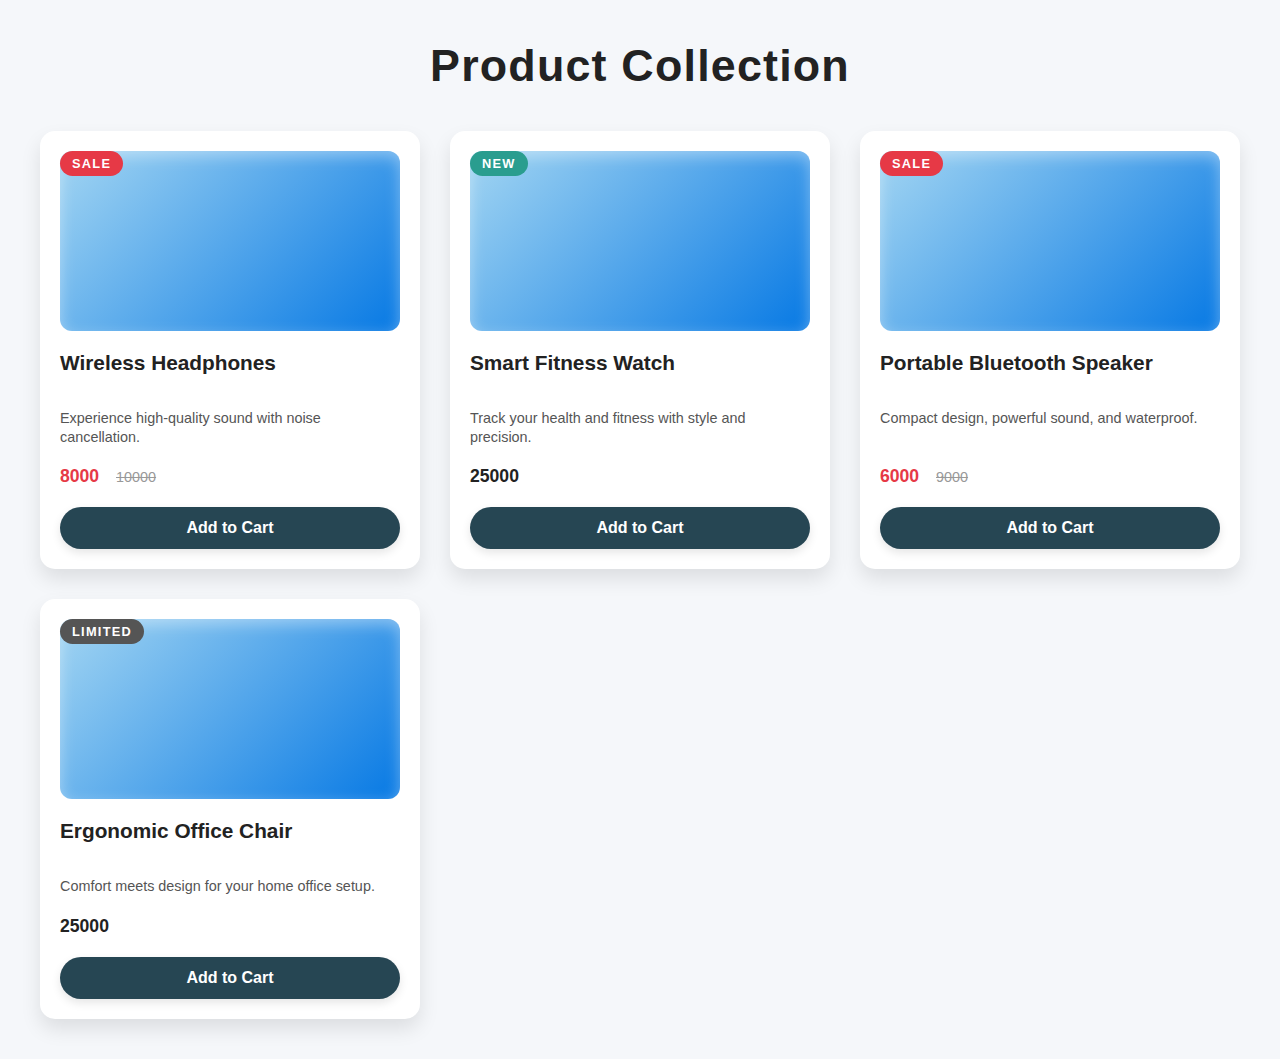
<file: Website 10A/index.html>
<!DOCTYPE html>
<html lang="en">
<head>
<meta charset="UTF-8" />
<meta name="viewport" content="width=device-width, initial-scale=1" />
<title>Product Card Grid</title>
<link rel="stylesheet" href="style.css" />
</head>
<body>
  <header class="header">
    <h1>Product Collection</h1>
  </header>

  <section class="product-grid">
    <article class="product-card">
      <div class="badge sale">Sale</div>
      <div class="product-image"></div>
      <h3 class="product-title">Wireless Headphones</h3>
      <p class="product-desc">Experience high-quality sound with noise cancellation.</p>
      <div class="price-wrapper">
        <span class="price discounted">8000</span>
        <span class="price original">10000</span>
      </div>
      <button class="btn-cart">Add to Cart</button>
    </article>

    <article class="product-card">
      <div class="badge new">New</div>
      <div class="product-image"></div>
      <h3 class="product-title">Smart Fitness Watch</h3>
      <p class="product-desc">Track your health and fitness with style and precision.</p>
      <div class="price-wrapper">
        <span class="price">25000</span>
      </div>
      <button class="btn-cart">Add to Cart</button>
    </article>

    <article class="product-card">
      <div class="badge sale">Sale</div>
      <div class="product-image"></div>
      <h3 class="product-title">Portable Bluetooth Speaker</h3>
      <p class="product-desc">Compact design, powerful sound, and waterproof.</p>
      <div class="price-wrapper">
        <span class="price discounted">6000</span>
        <span class="price original">9000</span>
      </div>
      <button class="btn-cart">Add to Cart</button>
    </article>

    <article class="product-card">
      <div class="badge">Limited</div>
      <div class="product-image"></div>
      <h3 class="product-title">Ergonomic Office Chair</h3>
      <p class="product-desc">Comfort meets design for your home office setup.</p>
      <div class="price-wrapper">
        <span class="price">25000</span>
      </div>
      <button class="btn-cart">Add to Cart</button>
    </article>
  </section>
</body>
</html>
</file>
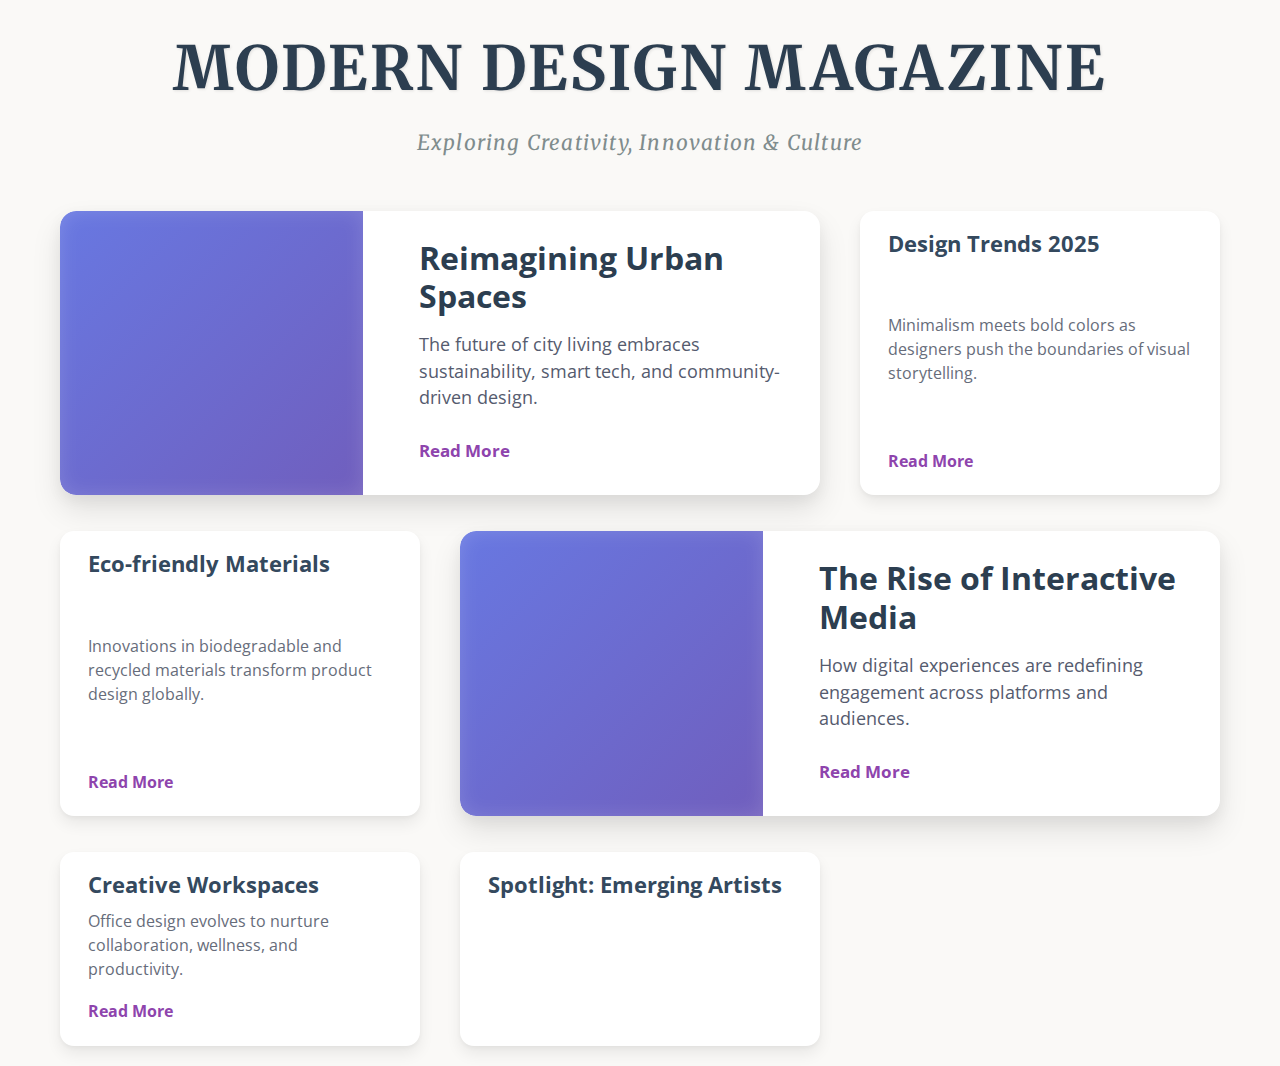
<file: Website 11A/index.html>
<!DOCTYPE html>
<html lang="en">
<head>
  <meta charset="UTF-8" />
  <meta name="viewport" content="width=device-width, initial-scale=1" />
  <title>Stylish Magazine Layout</title>
  <link rel="stylesheet" href="style.css" />
  <link href="https://fonts.googleapis.com/css2?family=Merriweather:wght@700&family=Open+Sans&display=swap" rel="stylesheet" />
</head>
<body>
  <header>
    <h1>Modern Design Magazine</h1>
    <p>Exploring Creativity, Innovation & Culture</p>
  </header>

  <main class="grid-container">
    <article class="feature">
      <div class="image"></div>
      <div class="content">
        <h2>Reimagining Urban Spaces</h2>
        <p>The future of city living embraces sustainability, smart tech, and community-driven design.</p>
        <a href="#">Read More</a>
      </div>
    </article>

    <article class="news">
      <h3>Design Trends 2025</h3>
      <p>Minimalism meets bold colors as designers push the boundaries of visual storytelling.</p>
      <a href="#">Read More</a>
    </article>

    <article class="news">
      <h3>Eco-friendly Materials</h3>
      <p>Innovations in biodegradable and recycled materials transform product design globally.</p>
      <a href="#">Read More</a>
    </article>

    <article class="feature">
      <div class="image"></div>
      <div class="content">
        <h2>The Rise of Interactive Media</h2>
        <p>How digital experiences are redefining engagement across platforms and audiences.</p>
        <a href="#">Read More</a>
      </div>
    </article>

    <article class="news">
      <h3>Creative Workspaces</h3>
      <p>Office design evolves to nurture collaboration, wellness, and productivity.</p>
      <a href="#">Read More</a>
    </article>

    <article class="news">
      <h3>Spotlight: Emerging Artists</h3>
      <p
</file>
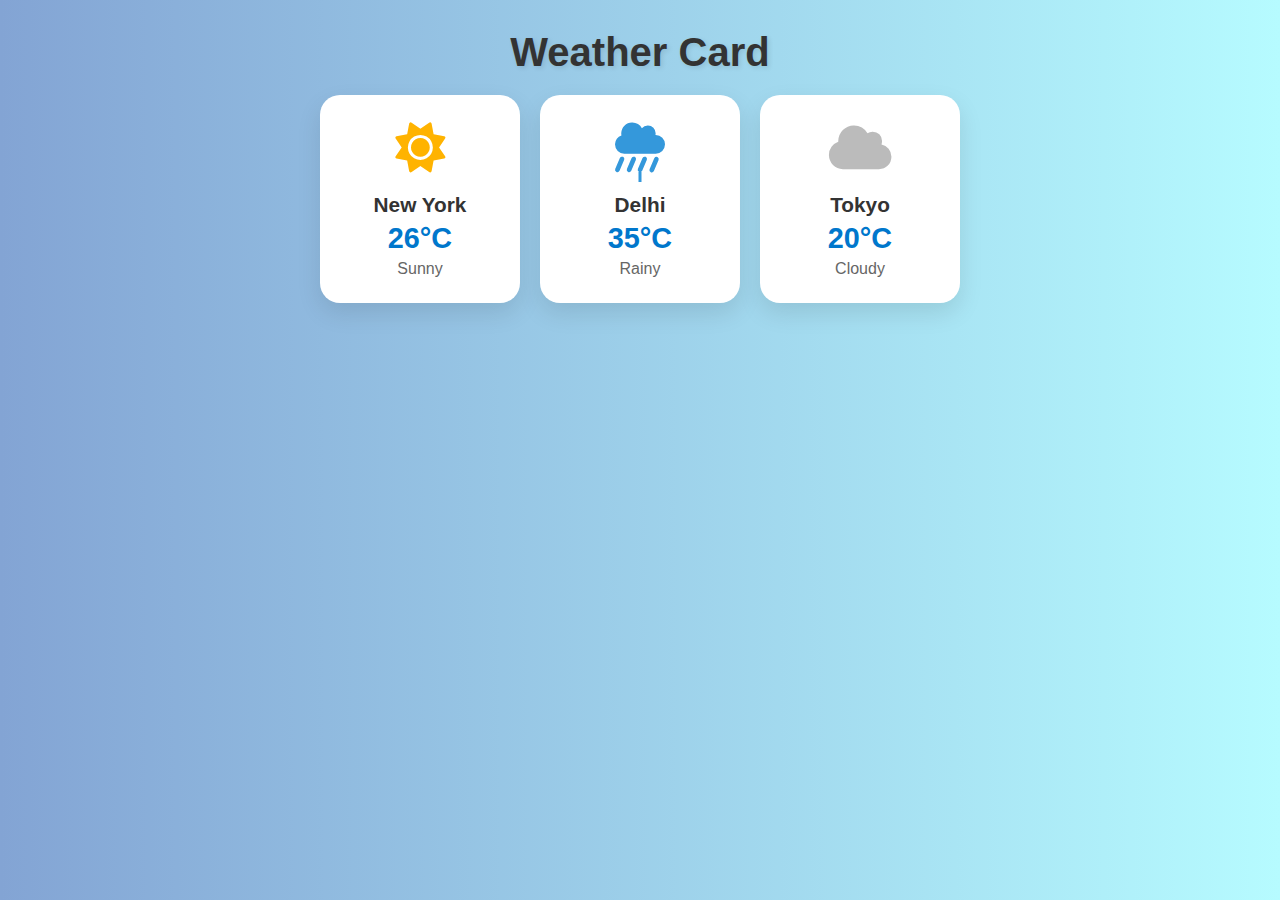
<file: Website 1A/index.html>
<!DOCTYPE html>
<html lang="en">
<head>
<meta charset="UTF-8" />
<meta name="viewport" content="width=device-width, initial-scale=1" />
<title>Weather Cards</title>
<link rel="stylesheet" href="style.css" />
<link
  rel="stylesheet"
  href="https://cdnjs.cloudflare.com/ajax/libs/font-awesome/6.5.0/css/all.min.css"
/>
</head>
<body>

<h1 class="main-heading">Weather Card</h1>

<div class="weather-container">
  <div class="weather-card sunny">
    <div class="weather-icon sun">
      <i class="fas fa-sun"></i>
    </div>
    <div class="weather-info">
      <h2 class="city">New York</h2>
      <p class="temperature">26°C</p>
      <p class="description">Sunny</p>
    </div>
  </div>

  <div class="weather-card rainy">
    <div class="weather-icon rain">
      <i class="fas fa-cloud-showers-heavy"></i>
    </div>
    <div class="weather-info">
      <h2 class="city">Delhi</h2>
      <p class="temperature">35°C</p>
      <p class="description">Rainy</p>
    </div>
  </div>

  <div class="weather-card cloudy">
    <div class="weather-icon clouds">
      <i class="fas fa-cloud"></i>
    </div>
    <div class="weather-info">
      <h2 class="city">Tokyo</h2>
      <p class="temperature">20°C</p>
      <p class="description">Cloudy</p>
    </div>
  </div>
</div>

</body>
</html>
</file>
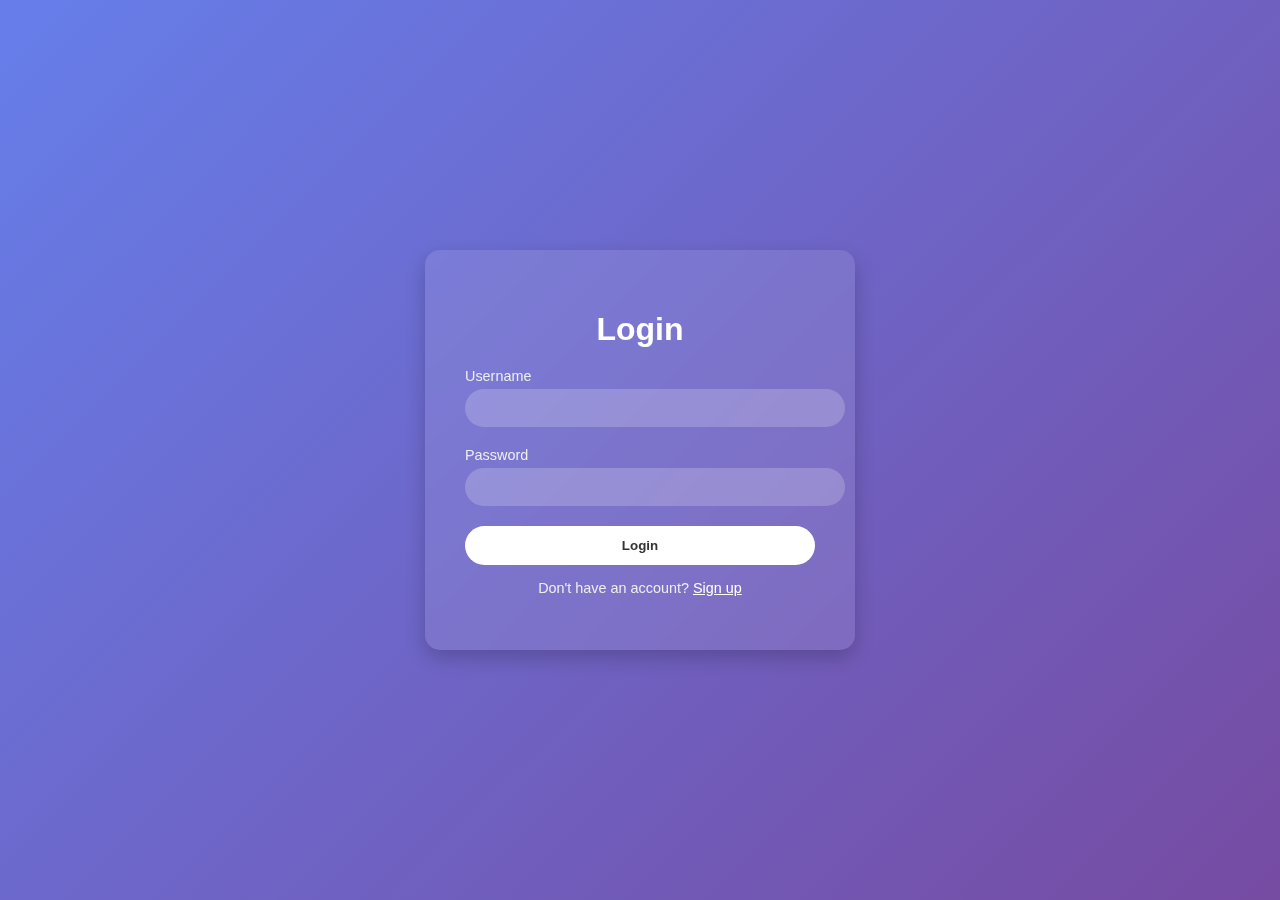
<file: Website 2A/index.html>
<!DOCTYPE html>
<html lang="en">
<head>
<meta charset="UTF-8" />
<meta name="viewport" content="width=device-width, initial-scale=1.0" />
<title>Login / Sign-Up Form</title>
<link rel="stylesheet" href="style.css" />
</head>
<body>

<div class="container">
  <form class="login-form">
    <h1>Login</h1>
    <div class="input-group">
      <label for="username">Username</label>
      <input type="text" id="username" required>
    </div>
    <div class="input-group">
      <label for="password">Password</label>
      <input type="password" id="password" required>
    </div>
    <button type="submit">Login</button>
    <p>Don't have an account? <a href="#">Sign up</a></p>
  </form>
</div>

</body>
</html>
</file>
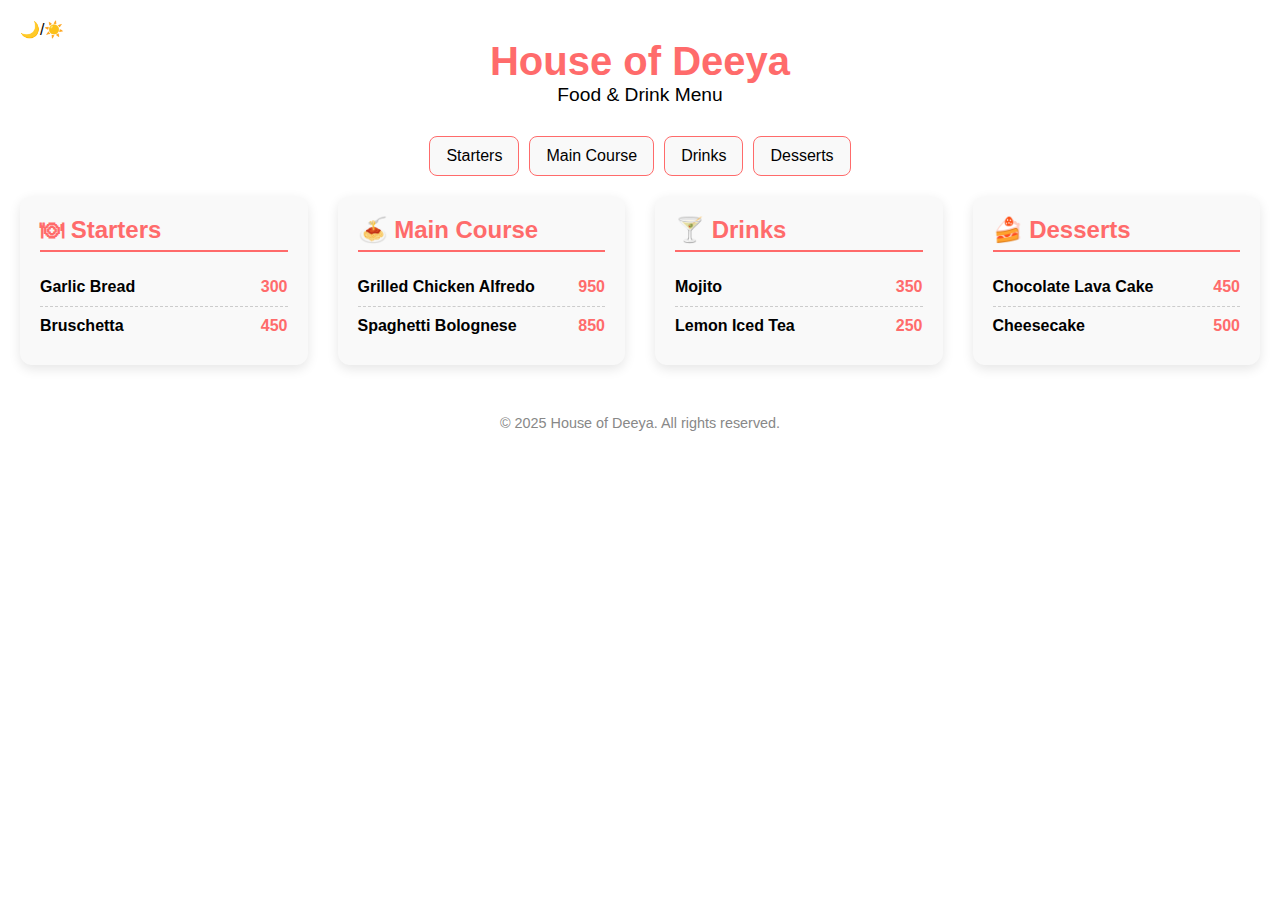
<file: Website 3A/index.html>
<!DOCTYPE html>
<html lang="en">
<head>
  <meta charset="UTF-8" />
  <meta name="viewport" content="width=device-width, initial-scale=1.0"/>
  <title>House of Deeya</title>
  <link rel="stylesheet" href="style.css" />
</head>
<body>

  <input type="checkbox" id="toggle-mode" hidden />
  <label for="toggle-mode" class="mode-toggle">🌙/☀️</label>

  <header>
    <h1>House of Deeya</h1>
    <p>Food & Drink Menu</p>
  </header>

  <nav class="category-tabs">
    <span class="tab">Starters</span>
    <span class="tab">Main Course</span>
    <span class="tab">Drinks</span>
    <span class="tab">Desserts</span>
  </nav>

  <section class="menu">
    <div class="menu-category">
      <h2>🍽 Starters</h2>
      <div class="item">
        <h4>Garlic Bread</h4>
        <p>300</p>
      </div>
      <div class="item">
        <h4>Bruschetta</h4>
        <p>450</p>
      </div>
    </div>

    <div class="menu-category">
      <h2>🍝 Main Course</h2>
      <div class="item">
        <h4>Grilled Chicken Alfredo</h4>
        <p>950</p>
      </div>
      <div class="item">
        <h4>Spaghetti Bolognese</h4>
        <p>850</p>
      </div>
    </div>

    <div class="menu-category">
      <h2>🍸 Drinks</h2>
      <div class="item">
        <h4>Mojito</h4>
        <p>350</p>
      </div>
      <div class="item">
        <h4>Lemon Iced Tea</h4>
        <p>250</p>
      </div>
    </div>

    <div class="menu-category">
      <h2>🍰 Desserts</h2>
      <div class="item">
        <h4>Chocolate Lava Cake</h4>
        <p>450</p>
      </div>
      <div class="item">
        <h4>Cheesecake</h4>
        <p>500</p>
      </div>
    </div>
  </section>

  <footer>
    <p>© 2025 House of Deeya. All rights reserved.</p>
  </footer>

</body>
</html>
</file>
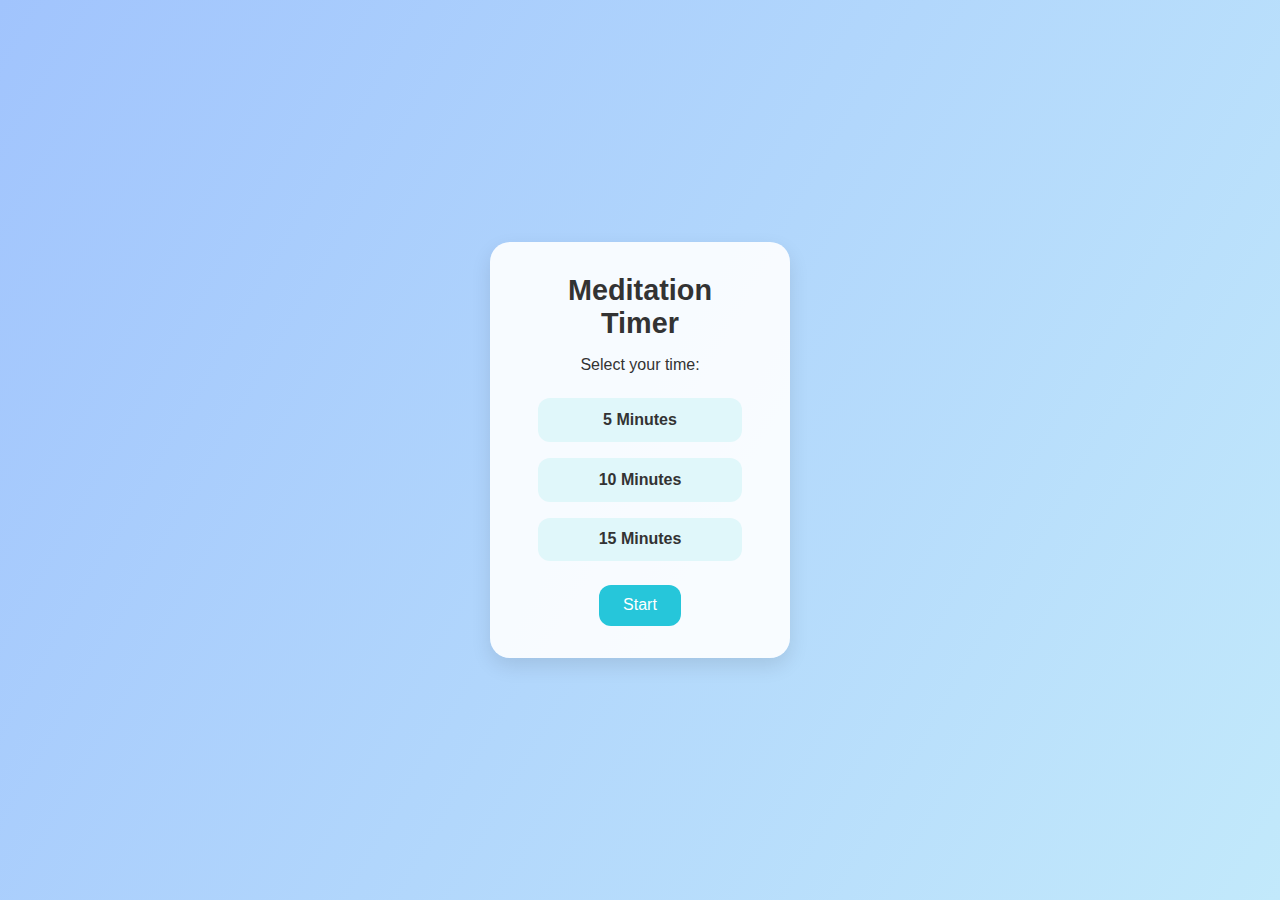
<file: Website 4A/index.html>
<!DOCTYPE html>
<html lang="en">
<head>
  <meta charset="UTF-8" />
  <meta name="viewport" content="width=device-width, initial-scale=1.0"/>
  <title>Meditation Timer</title>
  <link rel="stylesheet" href="style.css" />
</head>
<body>
  <div class="container">
    <h1>Meditation Timer</h1>
    <p>Select your time:</p>
    <form class="timer-options">
      <label>
        <input type="radio" name="time" />
        <span>5 Minutes</span>
      </label>
      <label>
        <input type="radio" name="time" />
        <span>10 Minutes</span>
      </label>
      <label>
        <input type="radio" name="time" />
        <span>15 Minutes</span>
      </label>
    </form>
    <button class="start-btn">Start</button>
  </div>
</body>
</html>
</file>
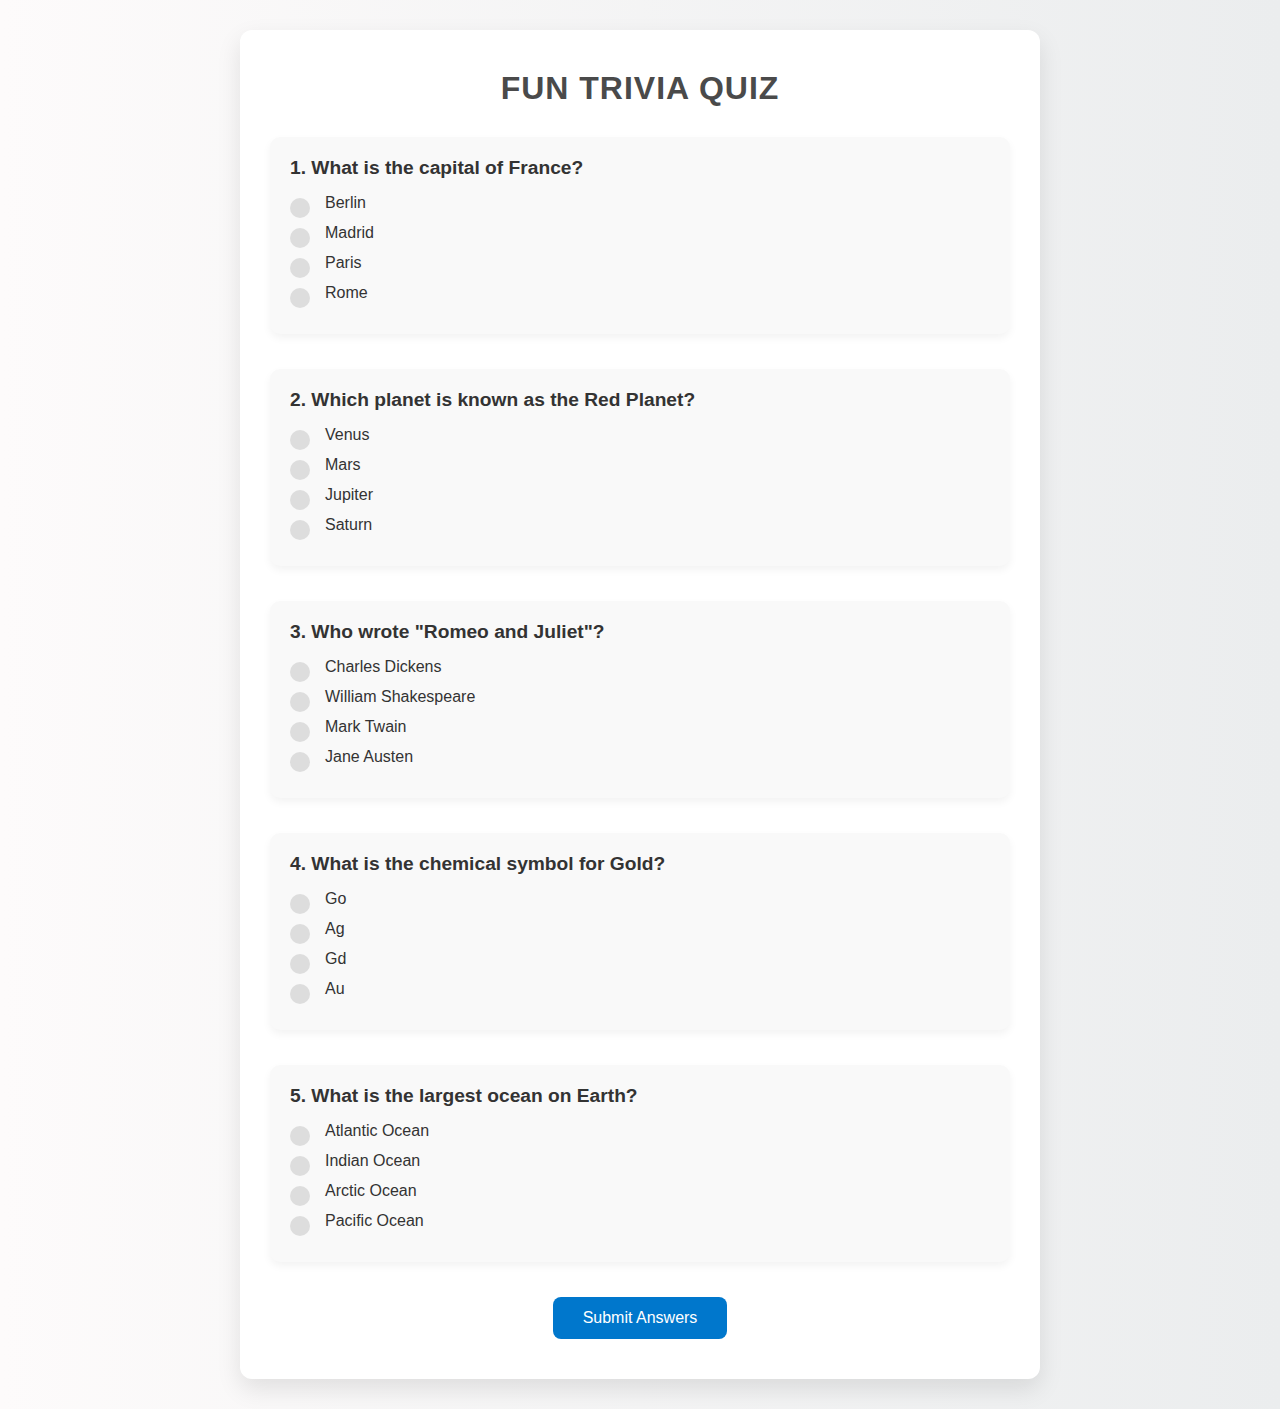
<file: Website 5A/index.html>
<!DOCTYPE html>
<html lang="en">
<head>
  <meta charset="UTF-8" />
  <meta name="viewport" content="width=device-width, initial-scale=1" />
  <title>Creative Multi-Question Quiz UI</title>
  <link rel="stylesheet" href="style.css" />
</head>
<body>
  <div class="quiz-container">
    <h1 class="quiz-title">Fun Trivia Quiz</h1>

    <form class="quiz-form">
      
      <div class="question-card">
        <h2>1. What is the capital of France?</h2>
        <label class="option">
          <input type="radio" name="q1" value="a" />
          <span class="custom-radio"></span>
          Berlin
        </label>
        <label class="option">
          <input type="radio" name="q1" value="b" />
          <span class="custom-radio"></span>
          Madrid
        </label>
        <label class="option">
          <input type="radio" name="q1" value="c" />
          <span class="custom-radio"></span>
          Paris
        </label>
        <label class="option">
          <input type="radio" name="q1" value="d" />
          <span class="custom-radio"></span>
          Rome
        </label>
      </div>

      <div class="question-card">
        <h2>2. Which planet is known as the Red Planet?</h2>
        <label class="option">
          <input type="radio" name="q2" value="a" />
          <span class="custom-radio"></span>
          Venus
        </label>
        <label class="option">
          <input type="radio" name="q2" value="b" />
          <span class="custom-radio"></span>
          Mars
        </label>
        <label class="option">
          <input type="radio" name="q2" value="c" />
          <span class="custom-radio"></span>
          Jupiter
        </label>
        <label class="option">
          <input type="radio" name="q2" value="d" />
          <span class="custom-radio"></span>
          Saturn
        </label>
      </div>

      <div class="question-card">
        <h2>3. Who wrote "Romeo and Juliet"?</h2>
        <label class="option">
          <input type="radio" name="q3" value="a" />
          <span class="custom-radio"></span>
          Charles Dickens
        </label>
        <label class="option">
          <input type="radio" name="q3" value="b" />
          <span class="custom-radio"></span>
          William Shakespeare
        </label>
        <label class="option">
          <input type="radio" name="q3" value="c" />
          <span class="custom-radio"></span>
          Mark Twain
        </label>
        <label class="option">
          <input type="radio" name="q3" value="d" />
          <span class="custom-radio"></span>
          Jane Austen
        </label>
      </div>

      <div class="question-card">
        <h2>4. What is the chemical symbol for Gold?</h2>
        <label class="option">
          <input type="radio" name="q4" value="a" />
          <span class="custom-radio"></span>
          Go
        </label>
        <label class="option">
          <input type="radio" name="q4" value="b" />
          <span class="custom-radio"></span>
          Ag
        </label>
        <label class="option">
          <input type="radio" name="q4" value="c" />
          <span class="custom-radio"></span>
          Gd
        </label>
        <label class="option">
          <input type="radio" name="q4" value="d" />
          <span class="custom-radio"></span>
          Au
        </label>
      </div>

      <div class="question-card">
        <h2>5. What is the largest ocean on Earth?</h2>
        <label class="option">
          <input type="radio" name="q5" value="a" />
          <span class="custom-radio"></span>
          Atlantic Ocean
        </label>
        <label class="option">
          <input type="radio" name="q5" value="b" />
          <span class="custom-radio"></span>
          Indian Ocean
        </label>
        <label class="option">
          <input type="radio" name="q5" value="c" />
          <span class="custom-radio"></span>
          Arctic Ocean
        </label>
        <label class="option">
          <input type="radio" name="q5" value="d" />
          <span class="custom-radio"></span>
          Pacific Ocean
        </label>
      </div>

      <button type="submit" class="submit-btn">Submit Answers</button>
    </form>
  </div>
</body>
</html>
</file>
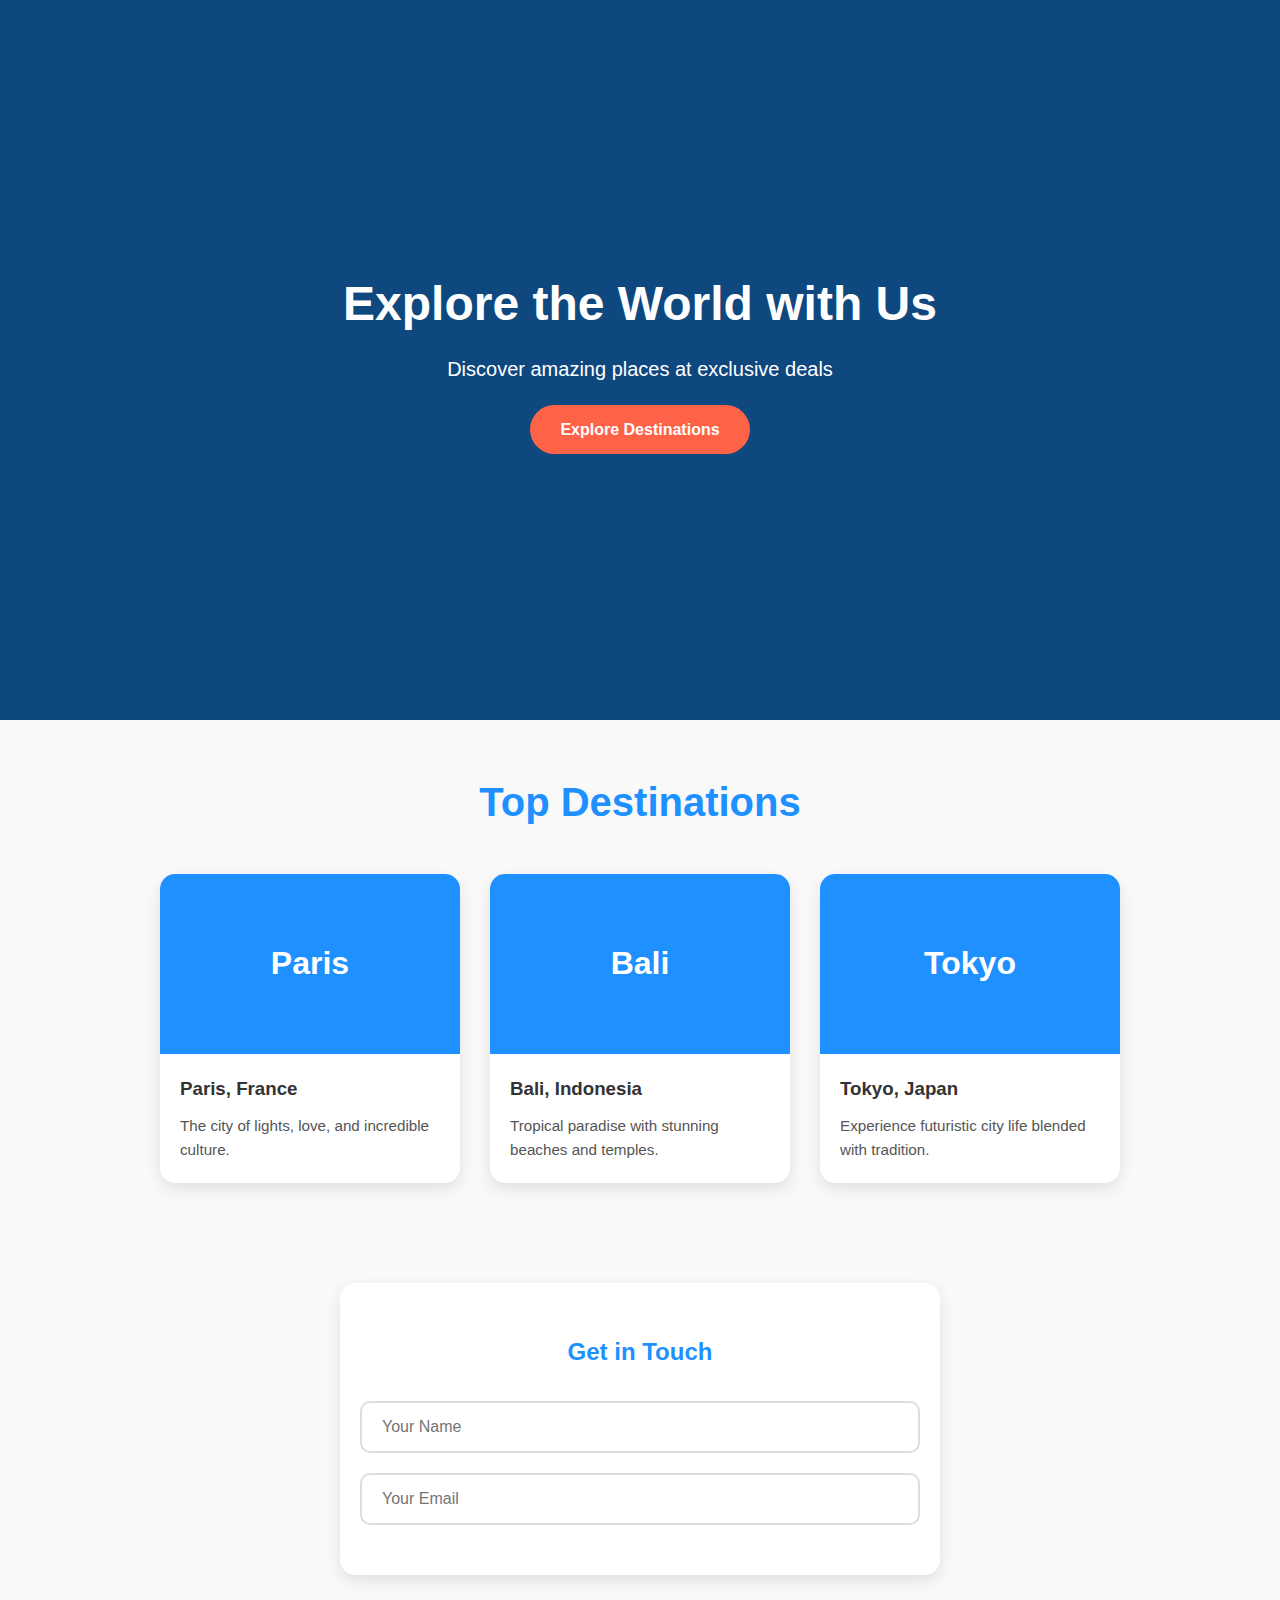
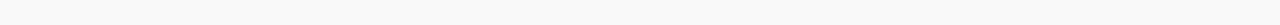
<file: Website 6A/index.html>
<!DOCTYPE html>
<html lang="en">
<head>
  <meta charset="UTF-8" />
  <meta name="viewport" content="width=device-width, initial-scale=1" />
  <title>Travel Explorer</title>
  <link rel="stylesheet" href="style.css" />
</head>
<body>

  <header class="hero">
    <div class="overlay">
      <h1>Explore the World with Us</h1>
      <p>Discover amazing places at exclusive deals</p>
      <a href="#destinations" class="btn">Explore Destinations</a>
    </div>
  </header>

  <section id="destinations" class="destinations">
    <h2>Top Destinations</h2>
    <div class="cards">
      <div class="card">
        <div class="card-img placeholder">Paris</div>
        <div class="card-content">
          <h3>Paris, France</h3>
          <p>The city of lights, love, and incredible culture.</p>
        </div>
      </div>
      <div class="card">
        <div class="card-img placeholder">Bali</div>
        <div class="card-content">
          <h3>Bali, Indonesia</h3>
          <p>Tropical paradise with stunning beaches and temples.</p>
        </div>
      </div>
      <div class="card">
        <div class="card-img placeholder">Tokyo</div>
        <div class="card-content">
          <h3>Tokyo, Japan</h3>
          <p>Experience futuristic city life blended with tradition.</p>
        </div>
      </div>
    </div>
  </section>

  <section id="contact" class="contact">
    <h2>Get in Touch</h2>
    <form>
      <input type="text" placeholder="Your Name" required />
      <input type="email" placeholder="Your Email" required />
      <textarea placeho
</file>
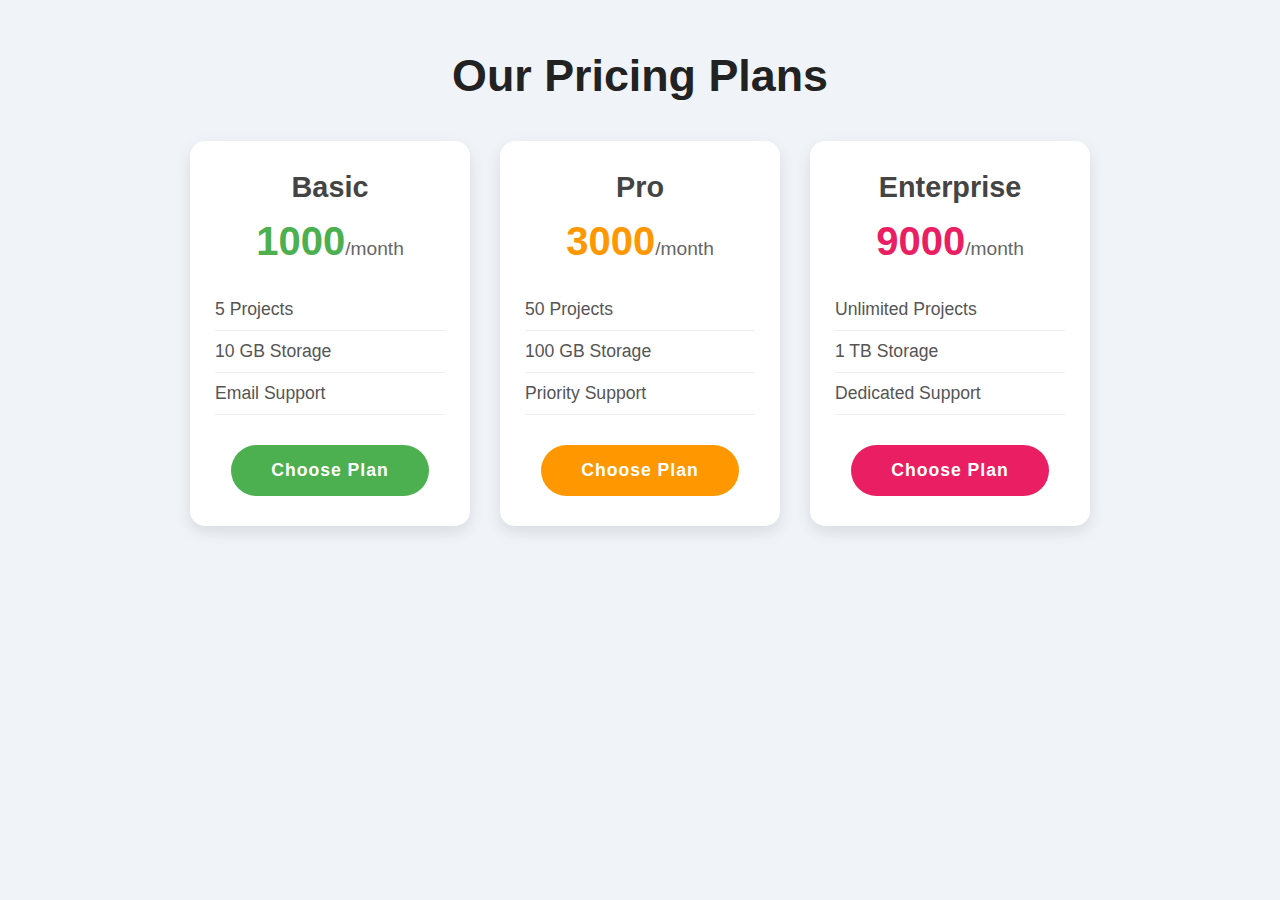
<file: Website 7A/index.html>
<!DOCTYPE html>
<html lang="en">
<head>
  <meta charset="UTF-8" />
  <meta name="viewport" content="width=device-width, initial-scale=1" />
  <title>Animated Pricing Cards</title>
  <link rel="stylesheet" href="style.css" />
</head>
<body>

  <section class="pricing-section">
    <h1 class="section-title">Our Pricing Plans</h1>
    <div class="pricing-cards">

      <div class="card basic">
        <h2 class="card-title">Basic</h2>
        <p class="price">1000<span>/month</span></p>
        <ul class="features">
          <li>5 Projects</li>
          <li>10 GB Storage</li>
          <li>Email Support</li>
        </ul>
        <button class="btn">Choose Plan</button>
      </div>

      <div class="card pro">
        <h2 class="card-title">Pro</h2>
        <p class="price">3000<span>/month</span></p>
        <ul class="features">
          <li>50 Projects</li>
          <li>100 GB Storage</li>
          <li>Priority Support</li>
        </ul>
        <button class="btn">Choose Plan</button>
      </div>

      <div class="card enterprise">
        <h2 class="card-title">Enterprise</h2>
        <p class="price">9000<span>/month</span></p>
        <ul class="features">
          <li>Unlimited Projects</li>
          <li>1 TB Storage</li>
          <li>Dedicated Support</li>
        </ul>
        <button class="btn">Choose Plan</button>
      </div>

    </div>
  </section>

</body>
</html>
</file>
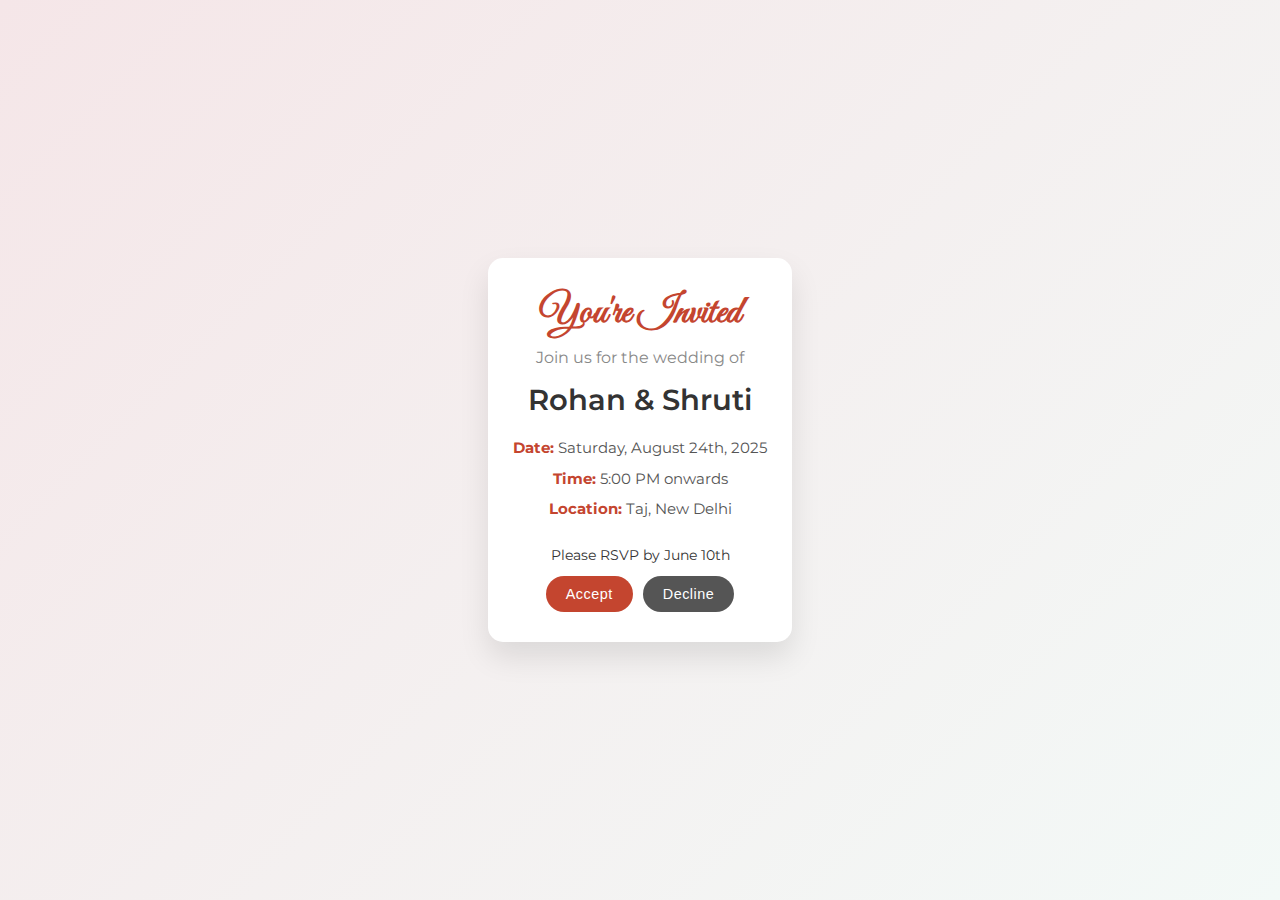
<file: Website 9A/index.html>
<!DOCTYPE html>
<html lang="en">
<head>
<meta charset="UTF-8" />
<meta name="viewport" content="width=device-width, initial-scale=1.0" />
<title>Elegant Event Invitation</title>
<link href="https://fonts.googleapis.com/css2?family=Great+Vibes&family=Montserrat:wght@400;600&display=swap" rel="stylesheet" />
<link rel="stylesheet" href="style.css" />
</head>
<body>
  <div class="invitation-wrapper">
    <div class="invitation-card">
      <div class="floral-border"></div>
      <div class="content">
        <h1 class="event-title">You're Invited</h1>
        <p class="event-subtitle">Join us for the wedding of</p>
        <h2 class="couple-names">Rohan & Shruti</h2>
        <div class="event-details">
          <p><strong>Date:</strong> Saturday, August 24th, 2025</p>
          <p><strong>Time:</strong> 5:00 PM onwards</p>
          <p><strong>Location:</strong> Taj, New Delhi</p>
        </div>
        <div class="rsvp">
          <p class="rsvp-text">Please RSVP by June 10th</p>
          <div class="rsvp-buttons">
            <button class="btn accept">Accept</button>
            <button class="btn decline">Decline</button>
          </div>
        </div>
      </div>
    </div>
  </div>
</body>
</html>
</file>
<file: Website 10A/style.css>
* {
  margin: 0;
  padding: 0;
  box-sizing: border-box;
}

body {
  font-family: 'Segoe UI', Tahoma, Geneva, Verdana, sans-serif;
  background: #f5f7fa;
  color: #333;
  padding: 40px 20px;
}

.header {
  text-align: center;
  margin-bottom: 40px;
}

.header h1 {
  font-size: 2.8rem;
  color: #222;
  letter-spacing: 1.2px;
}

.product-grid {
  display: grid;
  grid-template-columns: repeat(auto-fit,minmax(280px,1fr));
  gap: 30px;
  max-width: 1200px;
  margin: 0 auto;
}

.product-card {
  background: #fff;
  border-radius: 15px;
  box-shadow: 0 10px 20px rgb(0 0 0 / 0.1);
  padding: 20px;
  position: relative;
  transition: transform 0.3s ease, box-shadow 0.3s ease;
  display: flex;
  flex-direction: column;
  justify-content: space-between;
  cursor: pointer;
}

.product-card:hover {
  transform: translateY(-8px);
  box-shadow: 0 20px 30px rgb(0 0 0 / 0.15);
}

.badge {
  position: absolute;
  top: 20px;
  left: 20px;
  background: #555;
  color: white;
  font-size: 0.8rem;
  font-weight: 700;
  padding: 5px 12px;
  border-radius: 20px;
  text-transform: uppercase;
  letter-spacing: 0.1em;
  user-select: none;
  transition: background 0.3s ease;
}

.badge.sale {
  background: #e63946;
}

.badge.new {
  background: #2a9d8f;
}

.badge:hover {
  background: #444;
}

.product-image {
  background: linear-gradient(135deg, #a2d5f2, #0779e4);
  height: 180px;
  border-radius: 12px;
  margin-bottom: 20px;
  box-shadow: inset 0 5px 15px rgb(255 255 255 / 0.4);
  transition: background 0.3s ease;
}

.product-card:hover .product-image {
  background: linear-gradient(135deg, #5aacee, #045dbf);
}

.product-title {
  font-size: 1.3rem;
  color: #222;
  margin-bottom: 10px;
  font-weight: 600;
  min-height: 48px;
}

.product-desc {
  flex-grow: 1;
  font-size: 0.9rem;
  color: #555;
  margin-bottom: 20px;
  line-height: 1.3;
}

.price-wrapper {
  margin-bottom: 20px;
  font-weight: 700;
  font-size: 1.1rem;
}

.price {
  color: #222;
}

.price.discounted {
  color: #e63946;
  margin-right: 12px;
  font-weight: 700;
}

.price.original {
  color: #999;
  text-decoration: line-through;
  font-weight: 500;
  font-size: 0.9rem;
}

.btn-cart {
  background: #264653;
  color: white;
  border: none;
  border-radius: 30px;
  padding: 12px 0;
  font-size: 1rem;
  font-weight: 700;
  cursor: pointer;
  box-shadow: 0 4px 10px rgb(0 0 0 / 0.1);
  transition: background-color 0.3s ease, box-shadow 0.3s ease;
}

.btn-cart:hover {
  background: #2a9d8f;
  box-shadow: 0 6px 15px rgb(0 0 0 / 0.2);
}

@media (max-width: 480px) {
  body {
    padding: 20px 10px;
  }
  .header h1 {
    font-size: 2rem;
  }
  .product-card {
    padding: 15px;
  }
  .product-image {
    height: 140px;
  }
  .product-title {
</file>
<file: Website 11A/style.css>
* {
  box-sizing: border-box;
  margin: 0;
  padding: 0;
}

body {
  background: #faf9f7;
  color: #444;
  padding: 20px;
  max-width: 1200px;
  margin: auto;
  font-family: 'Open Sans', sans-serif;
  line-height: 1.6;
  -webkit-font-smoothing: antialiased;
  -moz-osx-font-smoothing: grayscale;
}

header {
  text-align: center;
  margin-bottom: 50px;
  font-family: 'Merriweather', serif;
}

header h1 {
  font-size: 3.8rem;
  font-weight: 700;
  color: #2c3e50;
  letter-spacing: 3px;
  text-transform: uppercase;
  margin-bottom: 10px;
  text-shadow: 1px 1px 3px rgba(0,0,0,0.1);
}

header p {
  font-size: 1.3rem;
  color: #7f8c8d;
  font-style: italic;
  letter-spacing: 1.2px;
}

/* Grid Container */
.grid-container {
  display: grid;
  grid-template-columns: repeat(auto-fit, minmax(280px, 1fr));
  gap: 36px 40px;
}

article {
  background: white;
  border-radius: 14px;
  box-shadow:
    0 8px 15px rgb(0 0 0 / 0.07),
    0 2px 4px rgb(0 0 0 / 0.04);
  padding: 24px 28px;
  display: flex;
  flex-direction: column;
  justify-content: space-between;
  transition: transform 0.4s cubic-bezier(0.4, 0, 0.2, 1), box-shadow 0.4s ease;
  cursor: default;
}

article:hover {
  transform: translateY(-10px);
  box-shadow:
    0 20px 45px rgb(0 0 0 / 0.15),
    0 5px 10px rgb(0 0 0 / 0.07);
  cursor: pointer;
}

article h2, article h3 {
  color: #34495e;
  margin-bottom: 14px;
  font-weight: 700;
  line-height: 1.2;
}

.feature {
  grid-column: span 2;
  display: grid;
  grid-template-columns: 1.4fr 2fr;
  gap: 24px;
  padding: 0; /* override padding for internal spacing */
  overflow: hidden;
  border-radius: 16px;
  box-shadow:
    0 15px 30px rgb(0 0 0 / 0.1),
    0 5px 15px rgb(0 0 0 / 0.05);
  background: #ffffff;
  transition: box-shadow 0.3s ease;
}

.feature:hover {
  box-shadow:
    0 30px 60px rgb(0 0 0 / 0.2),
    0 10px 20px rgb(0 0 0 / 0.1);
}

.feature .image {
  background: linear-gradient(135deg, #667eea 0%, #764ba2 100%);
  border-radius: 16px 0 0 16px;
  min-height: 210px;
  box-shadow: inset 0 0 20px rgba(255 255 255 / 0.15);
  transition: background-position 0.5s ease;
  background-size: 200% 200%;
  background-position: left center;
}

.feature:hover .image {
  background-position: right center;
}

.feature .content {
  padding: 28px 32px;
  display: flex;
  flex-direction: column;
  justify-content: center;
}

.feature h2 {
  font-size: 2rem;
  color: #2c3e50;
  margin-bottom: 16px;
}

.feature p {
  color: #555b6e;
  font-size: 1.1rem;
  margin-bottom: 28px;
  line-height: 1.5;
}

.feature a {
  font-weight: 700;
  font-size: 1.05rem;
  color: #8e44ad;
  text-decoration: none;
  align-self: flex-start;
  border-bottom: 2px solid transparent;
  transition: border-color 0.3s ease, color 0.3s ease;
}

.feature a:hover {
  color: #6f2c91;
  border-color: #6f2c91;
}

/* News articles */
.news {
  padding: 20px 28px;
}

.news h3 {
  font-size: 1.4rem;
  color: #34495e;
  margin-bottom: 10px;
}

.news p {
  color: #666c7a;
  margin-bottom: 18px;
  font-size: 1rem;
  line-height: 1.5;
}

.news a {
  color: #8e44ad;
  font-weight: 700;
  font-size: 1rem;
  text-decoration: none;
  border-bottom: 1.5px solid transparent;
  transition: border-color 0.25s ease;
}

.news a:hover {
  border-color: #6f2c91;
}

footer {
  text-align: center;
  margin-top: 70px;
  color: #b3b3b3;
  font-size: 0.95rem;
  letter-spacing: 1px;
}

@media (max-width: 900px) {
  .feature {
    grid-column: span 1;
    grid-template-columns: 1fr;
  }
  .feature .image {
    border-radius: 16px 16px 0 0;
    min-height: 180px;
  }
  .feature .content {
    padding: 24px 20px 28px;
  }
}
</file>
<file: Website 1A/style.css>
* {
  margin: 0;
  padding: 0;
  box-sizing: border-box;
}

body {
  background: linear-gradient(to right, #83a4d4, #b6fbff);
  min-height: 100vh;
  display: flex;
  flex-direction: column;
  align-items: center;
  font-family: 'Segoe UI', Tahoma, Geneva, Verdana, sans-serif;
  flex-wrap: wrap;
}

.main-heading {
  font-size: 2.5rem;
  margin: 30px 0 20px;
  color: #333;
  text-shadow: 2px 2px 5px rgba(0,0,0,0.1);
}

.weather-container {
  display: flex;
  gap: 20px;
  flex-wrap: wrap;
  justify-content: center;
}

.weather-card {
  background: white;
  border-radius: 20px;
  box-shadow: 0 10px 25px rgba(0, 0, 0, 0.1);
  padding: 25px 20px;
  width: 200px;
  text-align: center;
  transition: transform 0.3s ease, box-shadow 0.3s ease;
}

.weather-card:hover {
  transform: translateY(-5px);
  box-shadow: 0 15px 30px rgba(0, 0, 0, 0.15);
}

.weather-icon {
  font-size: 50px;
  margin-bottom: 15px;
}

.weather-icon.sun i {
  color: #ffb300;
  animation: spin 5s linear infinite;
}

.weather-icon.rain i {
  color: #3498db;
  position: relative;
}

.weather-icon.rain i::after {
  content: '';
  display: block;
  width: 3px;
  height: 10px;
  background: #3498db;
  position: absolute;
  left: 50%;
  top: 100%;
  transform: translateX(-50%);
  animation: rain 0.5s linear infinite;
}

.weather-icon.clouds i {
  color: #bbb;
  animation: float 3s ease-in-out infinite alternate;
}

.city {
  font-size: 1.3rem;
  color: #333;
  margin-bottom: 5px;
}

.temperature {
  font-size: 1.8rem;
  font-weight: bold;
  color: #0077cc;
  margin-bottom: 5px;
}

.description {
  font-size: 1rem;
  color: #666;
}

@keyframes spin {
  0% { transform: rotate(0deg); }
  100% { transform: rotate(360deg); }
}

@keyframes rain {
  0% { top: 100%; opacity: 1; }
  100% { top: 120%; opacity: 0; }
}

@keyframes float {
  0% { transform: translateY(0); }
  100% { transform: translateY(5px); }
}
</file>
<file: Website 2A/style.css>
body {
  margin: 0;
  font-family: 'Helvetica Neue', sans-serif;
  background: linear-gradient(135deg, #667eea, #764ba2);
  display: flex;
  align-items: center;
  justify-content: center;
  height: 100vh;
}

.container {
  background: rgba(255, 255, 255, 0.1);
  padding: 40px;
  border-radius: 15px;
  box-shadow: 0 8px 20px rgba(0,0,0,0.2);
  backdrop-filter: blur(10px);
  max-width: 350px;
  width: 90%;
}

.login-form h1 {
  text-align: center;
  color: #fff;
  margin-bottom: 20px;
}

.input-group {
  margin-bottom: 20px;
  position: relative;
}

.input-group label {
  color: #eee;
  font-size: 0.9rem;
  margin-bottom: 5px;
  display: block;
}

.input-group input {
  width: 100%;
  padding: 10px 15px;
  border: none;
  border-radius: 25px;
  background: rgba(255,255,255,0.2);
  color: #fff;
  font-size: 1rem;
  outline: none;
  transition: background 0.3s;
}

.input-group input:focus {
  background: rgba(255,255,255,0.3);
}

button {
  width: 100%;
  padding: 12px;
  border: none;
  border-radius: 25px;
  background: #fff;
  color: #333;
  font-weight: bold;
  cursor: pointer;
  transition: background 0.3s;
}

button:hover {
  background: #eee;
}

p {
  text-align: center;
  color: #eee;
  font-size: 0.9rem;
  margin-top: 15px;
}

p a {
  color: #fff;
  text-decoration: underline;
}
</file>
<file: Website 3A/style.css>
* {
  margin: 0;
  padding: 0;
  box-sizing: border-box;
}

:root {
  --bg: #ffffff;
  --text: #000000;
  --accent: #ff6b6b;
  --box: #f9f9f9;
  --shadow: rgba(0, 0, 0, 0.1);
}

#toggle-mode:checked ~ * {
  --bg: #1f1f1f;
  --text: #ffffff; /* changed from #eee to pure white */
  --accent: #ff6b6b;
  --box: #2e2e2e;
  --shadow: rgba(255, 255, 255, 0.05);
}


body {
  font-family: 'Segoe UI', sans-serif;
  background: var(--bg);
  color: var(--text);
  padding: 20px;
  transition: background 0.3s ease, color 0.3s ease;
}

#toggle-mode:checked ~ * {
  --bg: #1f1f1f;
  --text: #ffffff;
  --accent: #ff6b6b;
  --box: #2e2e2e;
  --shadow: rgba(255, 255, 255, 0.05);
}

header {
  text-align: center;
  margin-bottom: 30px;
}
header h1 {
  font-size: 2.5rem;
  color: var(--accent);
}
header p {
  font-size: 1.2rem;
}

.category-tabs {
  display: flex;
  flex-wrap: wrap;
  justify-content: center;
  gap: 10px;
  margin: 20px 0;
}
.tab {
  padding: 10px 16px;
  background: var(--box);
  color: var(--text);
  border: 1px solid var(--accent);
  border-radius: 8px;
  cursor: pointer;
  transition: 0.3s;
}
.tab:hover {
  background: var(--accent);
  color: #fff;
}

.menu {
  display: grid;
  grid-template-columns: repeat(auto-fit, minmax(280px, 1fr));
  gap: 30px;
}

.menu-category {
  background: var(--box);
  border-radius: 12px;
  padding: 20px;
  box-shadow: 0 4px 12px var(--shadow);
  transition: transform 0.3s ease;
}
.menu-category:hover {
  transform: translateY(-4px);
}
.menu-category h2 {
  margin-bottom: 16px;
  border-bottom: 2px solid var(--accent);
  padding-bottom: 6px;
  color: var(--accent);
}

.item {
  display: flex;
  justify-content: space-between;
  align-items: center;
  padding: 10px 0;
  border-bottom: 1px dashed #ccc;
}
.item:last-child {
  border-bottom: none;
}
.item h4 {
  font-size: 1rem;
}
.item p {
  color: var(--accent);
  font-weight: bold;
}

footer {
  text-align: center;
  margin-top: 50px;
  font-size: 0.9rem;
  color: #888;
}
</file>
<file: Website 4A/style.css>
* {
  margin: 0;
  padding: 0;
  box-sizing: border-box;
}

body {
  font-family: 'Segoe UI', sans-serif;
  height: 100vh;
  background: linear-gradient(120deg, #a1c4fd, #c2e9fb);
  display: flex;
  align-items: center;
  justify-content: center;
  color: #333;
}

.container {
  background: rgba(255, 255, 255, 0.9);
  padding: 2rem 3rem;
  border-radius: 20px;
  box-shadow: 0 8px 20px rgba(0, 0, 0, 0.1);
  text-align: center;
  max-width: 300px;
  width: 100%;
}

h1 {
  margin-bottom: 1rem;
  font-size: 1.8rem;
}

.timer-options {
  display: flex;
  flex-direction: column;
  gap: 1rem;
  margin: 1.5rem 0;
}

.timer-options label {
  background: #e0f7fa;
  padding: 0.8rem;
  border-radius: 12px;
  cursor: pointer;
  transition: 0.3s;
  font-weight: bold;
}

.timer-options label:hover {
  background: #b2ebf2;
}

.timer-options input[type="radio"] {
  display: none;
}

.timer-options input[type="radio"]:checked + span {
  color: #ffffff;
  background: #26c6da;
  border-radius: 12px;
  padding: 0.8rem;
  display: inline-block;
}

.start-btn {
  background-color: #26c6da;
  color: #fff;
  padding: 0.7rem 1.5rem;
  border: none;
  border-radius: 12px;
  font-size: 1rem;
  cursor: pointer;
  transition: background 0.3s ease;
}

.start-btn:hover {
  background-color: #00acc1;
}
</file>
<file: Website 5A/style.css>
* {
  margin: 0;
  padding: 0;
  box-sizing: border-box;
}

body {
  font-family: 'Segoe UI', Tahoma, Geneva, Verdana, sans-serif;
  background: linear-gradient(to right, #fdfbfb, #ebedee);
  padding: 30px 15px;
  color: #333;
}

.quiz-container {
  max-width: 800px;
  margin: auto;
  background: white;
  border-radius: 12px;
  padding: 40px 30px;
  box-shadow: 0 10px 25px rgba(0, 0, 0, 0.1);
}

.quiz-title {
  text-align: center;
  font-size: 2rem;
  margin-bottom: 30px;
  color: #4a4a4a;
  text-transform: uppercase;
  letter-spacing: 1px;
}

.question-card {
  margin-bottom: 35px;
  padding: 20px;
  border-radius: 10px;
  background: #f9f9f9;
  box-shadow: 0 4px 8px rgba(0, 0, 0, 0.05);
  transition: 0.3s ease;
}

.question-card:hover {
  transform: translateY(-2px);
  box-shadow: 0 6px 15px rgba(0, 0, 0, 0.08);
}

/* Question Text */
.question-card h2 {
  font-size: 1.2rem;
  margin-bottom: 15px;
}

/* Options */
.option {
  display: flex;
  align-items: center;
  margin-bottom: 12px;
  position: relative;
  padding-left: 35px;
  cursor: pointer;
  font-size: 1rem;
  transition: 0.2s;
}

.option:hover {
  color: #0077cc;
}

.option input {
  position: absolute;
  opacity: 0;
  cursor: pointer;
}

.custom-radio {
  position: absolute;
  left: 0;
  top: 4px;
  height: 20px;
  width: 20px;
  background-color: #ddd;
  border-radius: 50%;
  transition: background 0.3s;
}

.option input:checked ~ .custom-radio {
  background-color: #0077cc;
}

.custom-radio::after {
  content: "";
  position: absolute;
  display: none;
}

.option input:checked ~ .custom-radio:after {
  display: block;
}

.option .custom-radio:after {
  top: 5px;
  left: 5px;
  width: 8px;
  height: 8px;
  border-radius: 50%;
  background: white;
}

.submit-btn {
  display: block;
  margin: 30px auto 0;
  padding: 12px 30px;
  background-color: #0077cc;
  color: white;
  border: none;
  border-radius: 8px;
  font-size: 1rem;
  cursor: pointer;
  transition: background 0.3s;
}

.submit-btn:hover {
  background-color: #005fa3;
}
</file>
<file: Website 7A/style.css>
* {
  margin: 0;
  padding: 0;
  box-sizing: border-box;
}

body {
  font-family: 'Segoe UI', Tahoma, Geneva, Verdana, sans-serif;
  background: #f0f4f8;
  display: flex;
  justify-content: center;
  align-items: flex-start;
  min-height: 100vh;
  padding: 50px 20px;
  color: #333;
}

.pricing-section {
  max-width: 1000px;
  width: 100%;
  text-align: center;
}

.section-title {
  font-size: 2.8rem;
  margin-bottom: 40px;
  color: #222;
}

.pricing-cards {
  display: flex;
  justify-content: center;
  gap: 30px;
  flex-wrap: wrap;
}

.card {
  background: white;
  border-radius: 15px;
  box-shadow: 0 6px 15px rgba(0,0,0,0.1);
  padding: 30px 25px;
  width: 280px;
  transition: transform 0.3s ease, box-shadow 0.3s ease;
  cursor: pointer;
  display: flex;
  flex-direction: column;
  align-items: center;
}

.card:hover {
  transform: scale(1.05);
  box-shadow: 0 14px 30px rgba(0,0,0,0.2);
}

.card-title {
  font-size: 1.8rem;
  margin-bottom: 15px;
  color: #444;
}

.price {
  font-size: 2.5rem;
  font-weight: bold;
  color: #0088ff;
  margin-bottom: 25px;
}

.price span {
  font-size: 1.2rem;
  font-weight: normal;
  color: #666;
}

.features {
  list-style: none;
  margin-bottom: 30px;
  text-align: left;
  width: 100%;
}

.features li {
  font-size: 1.1rem;
  padding: 10px 0;
  border-bottom: 1px solid #eee;
  color: #555;
}

.btn {
  background-color: #0088ff;
  color: white;
  border: none;
  padding: 15px 40px;
  border-radius: 50px;
  font-size: 1.1rem;
  font-weight: 600;
  letter-spacing: 1px;
  transition: background-color 0.3s ease;
}

.btn:hover {
  background-color: #005fcc;
}

.basic .price {
  color: #4CAF50;
}

.basic .btn {
  background-color: #4CAF50;
}

.basic .btn:hover {
  background-color: #357a38;
}

.pro .price {
  color: #ff9800;
}

.pro .btn {
  background-color: #ff9800;
}

.pro .btn:hover {
  background-color: #b26a00;
}

.enterprise .price {
  color: #e91e63;
}

.enterprise .btn {
  background-color: #e91e63;
}

.enterprise .btn:hover {
  background-color: #9c1448;
}

@media (max-width: 900px) {
  .pricing-cards {
    flex-direction: column;
    align-items: center;
  }
}
</file>
<file: Website 9A/style.css>
* {
  margin: 0;
  padding: 0;
  box-sizing: border-box;
}

body {
  font-family: 'Montserrat', sans-serif;
  background: linear-gradient(135deg, #f5e6e8, #f3f9f7);
  display: flex;
  align-items: center;
  justify-content: center;
  min-height: 100vh;
}

.invitation-wrapper {
  padding: 40px;
}

.invitation-card {
  position: relative;
  background: #fff;
  border-radius: 15px;
  box-shadow: 0 15px 30px rgba(0,0,0,0.1);
  max-width: 400px;
  width: 100%;
  overflow: hidden;
  text-align: center;
  animation: fadeIn 1s ease forwards;
}

.floral-border {
  background: url('https://www.transparenttextures.com/patterns/flowers.png');
  opacity: 0.08;
  position: absolute;
  top: 0;
  left: 0;
  right: 0;
  bottom: 0;
  z-index: 0;
}

.content {
  position: relative;
  padding: 30px 25px;
  z-index: 1;
}

.event-title {
  font-family: 'Great Vibes', cursive;
  font-size: 2.5rem;
  color: #c4452f;
  margin-bottom: 10px;
  animation: fadeSlideIn 0.8s ease forwards;
}

.event-subtitle {
  font-size: 1rem;
  color: #888;
  margin-bottom: 15px;
}

.couple-names {
  font-size: 1.8rem;
  font-weight: 600;
  color: #333;
  margin-bottom: 20px;
}

.event-details p {
  font-size: 0.95rem;
  color: #555;
  margin: 8px 0;
  line-height: 1.5;
}

.event-details strong {
  color: #c4452f;
}

.rsvp {
  margin-top: 25px;
}

.rsvp-text {
  font-size: 0.9rem;
  color: #333;
  margin-bottom: 12px;
}

.rsvp-buttons {
  display: flex;
  justify-content: center;
  gap: 10px;
}

.btn {
  background: #c4452f;
  color: #fff;
  border: none;
  padding: 10px 20px;
  border-radius: 30px;
  cursor: pointer;
  font-size: 0.9rem;
  transition: all 0.3s;
  letter-spacing: 0.5px;
}

.btn:hover {
  background: #a53726;
  transform: scale(1.05);
}

.btn.decline {
  background: #555;
}

.btn.decline:hover {
  background: #333;
}

@keyframes fadeIn {
  from { opacity: 0; }
  to { opacity: 1; }
}

@keyframes fadeSlideIn {
  from { opacity: 0; transform: translateY(-10px); }
  to { opacity: 1; transform: translateY(0); }
}

@media (max-width: 450px) {
  .event-title {
    font-size: 2rem;
  }
  .couple-names {
    font-size: 1.5rem;
  }
}
</file>
<file: Website 6A/style.css>
/* Reset & base */
* {
  box-sizing: border-box;
  margin: 0;
  padding: 0;
  font-family: 'Segoe UI', Tahoma, Geneva, Verdana, sans-serif;
}

body {
  line-height: 1.6;
  color: #333;
  background: #f9f9f9;
}

/* Hero Section */
.hero {
  position: relative;
  height: 80vh;
  background: linear-gradient(
      rgba(0, 0, 0, 0.5), 
      rgba(0, 0, 0, 0.5)
    ),
    #1e90ff; /* fallback color */
  display: flex;
  align-items: center;
  justify-content: center;
  text-align: center;
  color: white;
  padding: 0 20px;
}

.hero .overlay {
  max-width: 700px;
}

.hero h1 {
  font-size: 3rem;
  margin-bottom: 10px;
}

.hero p {
  font-size: 1.25rem;
  margin-bottom: 20px;
}

.btn {
  background-color: #ff6347; /* tomato */
  color: white;
  padding: 12px 30px;
  border: none;
  border-radius: 30px;
  font-weight: 600;
  text-decoration: none;
  cursor: pointer;
  transition: background-color 0.3s ease;
  display: inline-block;
}

.btn:hover {
  background-color: #e5533d;
}

/* Destinations Section */
.destinations {
  padding: 50px 20px;
  max-width: 1100px;
  margin: 0 auto 50px;
}

.destinations h2 {
  text-align: center;
  font-size: 2.5rem;
  margin-bottom: 40px;
  color: #1e90ff;
}

.cards {
  display: flex;
  gap: 30px;
  flex-wrap: wrap;
  justify-content: center;
}

.card {
  background: white;
  border-radius: 15px;
  box-shadow: 0 6px 15px rgba(0,0,0,0.1);
  width: 300px;
  overflow: hidden;
  transition: transform 0.3s ease;
}

.card:hover {
  transform: translateY(-10px);
}

.card-img {
  height: 180px;
  background-size: cover;
  background-position: center;
  display: flex;
  align-items: center;
  justify-content: center;
  font-size: 2rem;
  font-weight: 700;
  color: #fff;
}

.placeholder {
  background: #1e90ff;
}

/* Card content */
.card-content {
  padding: 20px;
}

.card-content h3 {
  margin-bottom: 10px;
  color: #333;
}

.card-content p {
  font-size: 0.95rem;
  color: #555;
}

/* Contact Section */
.contact {
  background: white;
  padding: 50px 20px;
  max-width: 600px;
  margin: 0 auto 50px;
  border-radius: 15px;
  box-shadow: 0 6px 15px rgba(0,0,0,0.1);
}

.contact h2 {
  text-align: center;
  margin-bottom: 30px;
  color: #1e90ff;
}

.contact form {
  display: flex;
  flex-direction: column;
  gap: 20px;
}

.contact input,
.contact textarea {
  padding: 15px 20px;
  font-size: 1rem;
  border: 2px solid #ddd;
  border-radius: 10px;
  transition: border-color 0.3s ease;
  resize: none;
}

.contact input:focus,
.contact textarea:focus {
  outline: none;
  border-color: #1e90ff;
}

.contact button {
  width: 100%;
  padding: 15px;
  background: #ff6347;
  color: white;
  border: none;
  border-radius: 30px;
  font-size: 1.1rem;
  font-weight: 700;
  cursor: pointer;
  transition: background-color 0.3s ease;
}

.contact button:hover {
  background: #e5533d;
}

/* Footer */
footer {
  text-align: center;
  padding: 20px 10px;
  background: #1e90ff;
  color: white;
  font-weight: 600;
}

/* Responsive */
@media (max-width: 768px) {
  .cards {
    flex-direction: column;
    align-items: center;
  }

  .card {
    width: 90%;
  }
}
</file>
